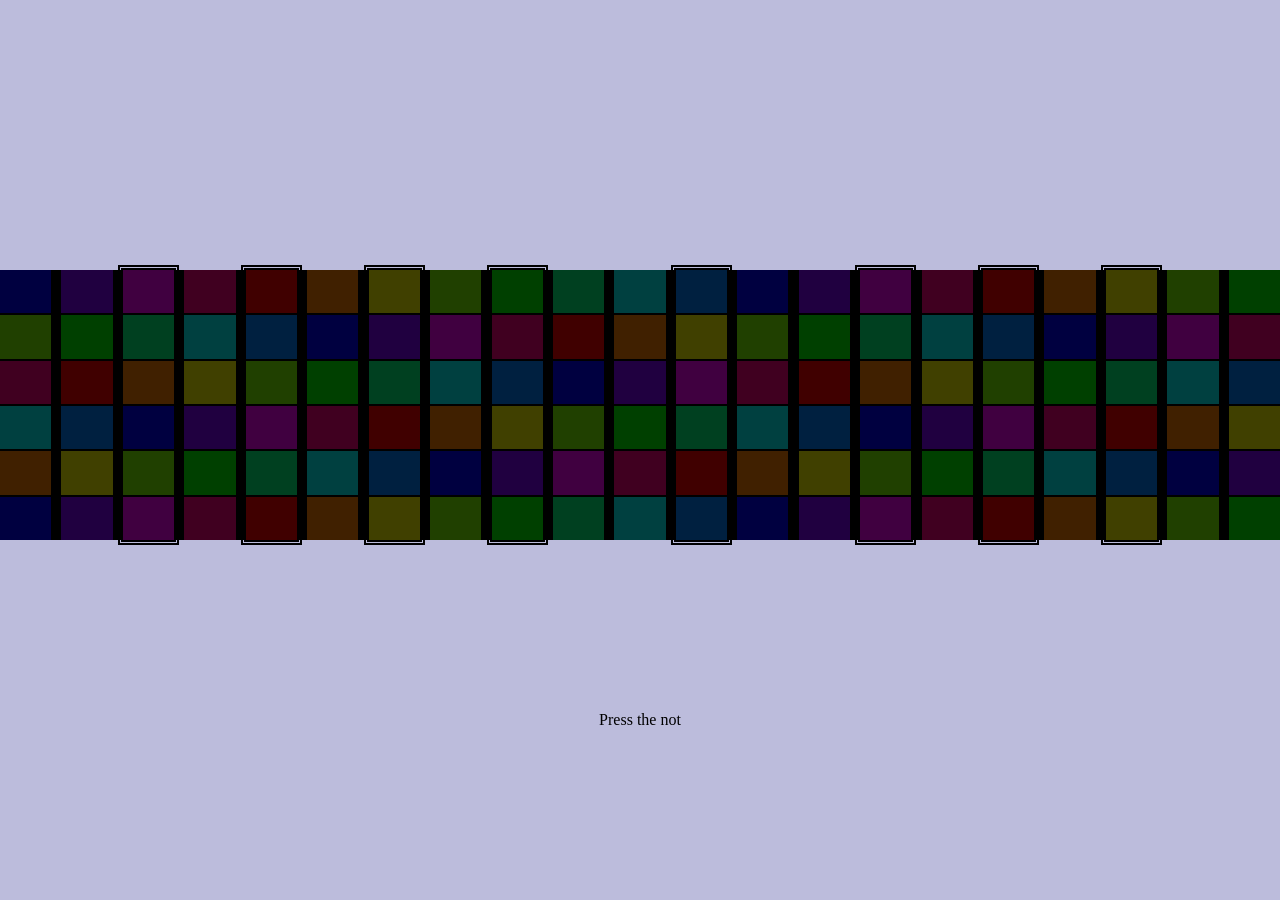
<file: index.html>
<!DOCTYPE html>
<html>

<head>
    <title>Synesthesia</title>
    <link rel="stylesheet" href="css/style.css">
    <link rel="icon" type="image/png" href="images/favicon.png">

    <script defer src="https://cloud.umami.is/script.js"
        data-website-id="bfe63826-fbe6-4559-9060-8c4404b1e44d"></script>
</head>

<body>
    <!-- Your content goes here -->
    <div class="aboveNeckContainer">
        <div class="legend"></div>
    </div>
    <div class="guitarNeck"></div>
    <div class="textDisplay"></div>
</body>

<script src="js/app.js"></script>
<script defer src="js/click.js"></script>
<script defer src="js/keydown.js"></script>
<script defer src="js/loaded.js"></script>


</html>
</file>
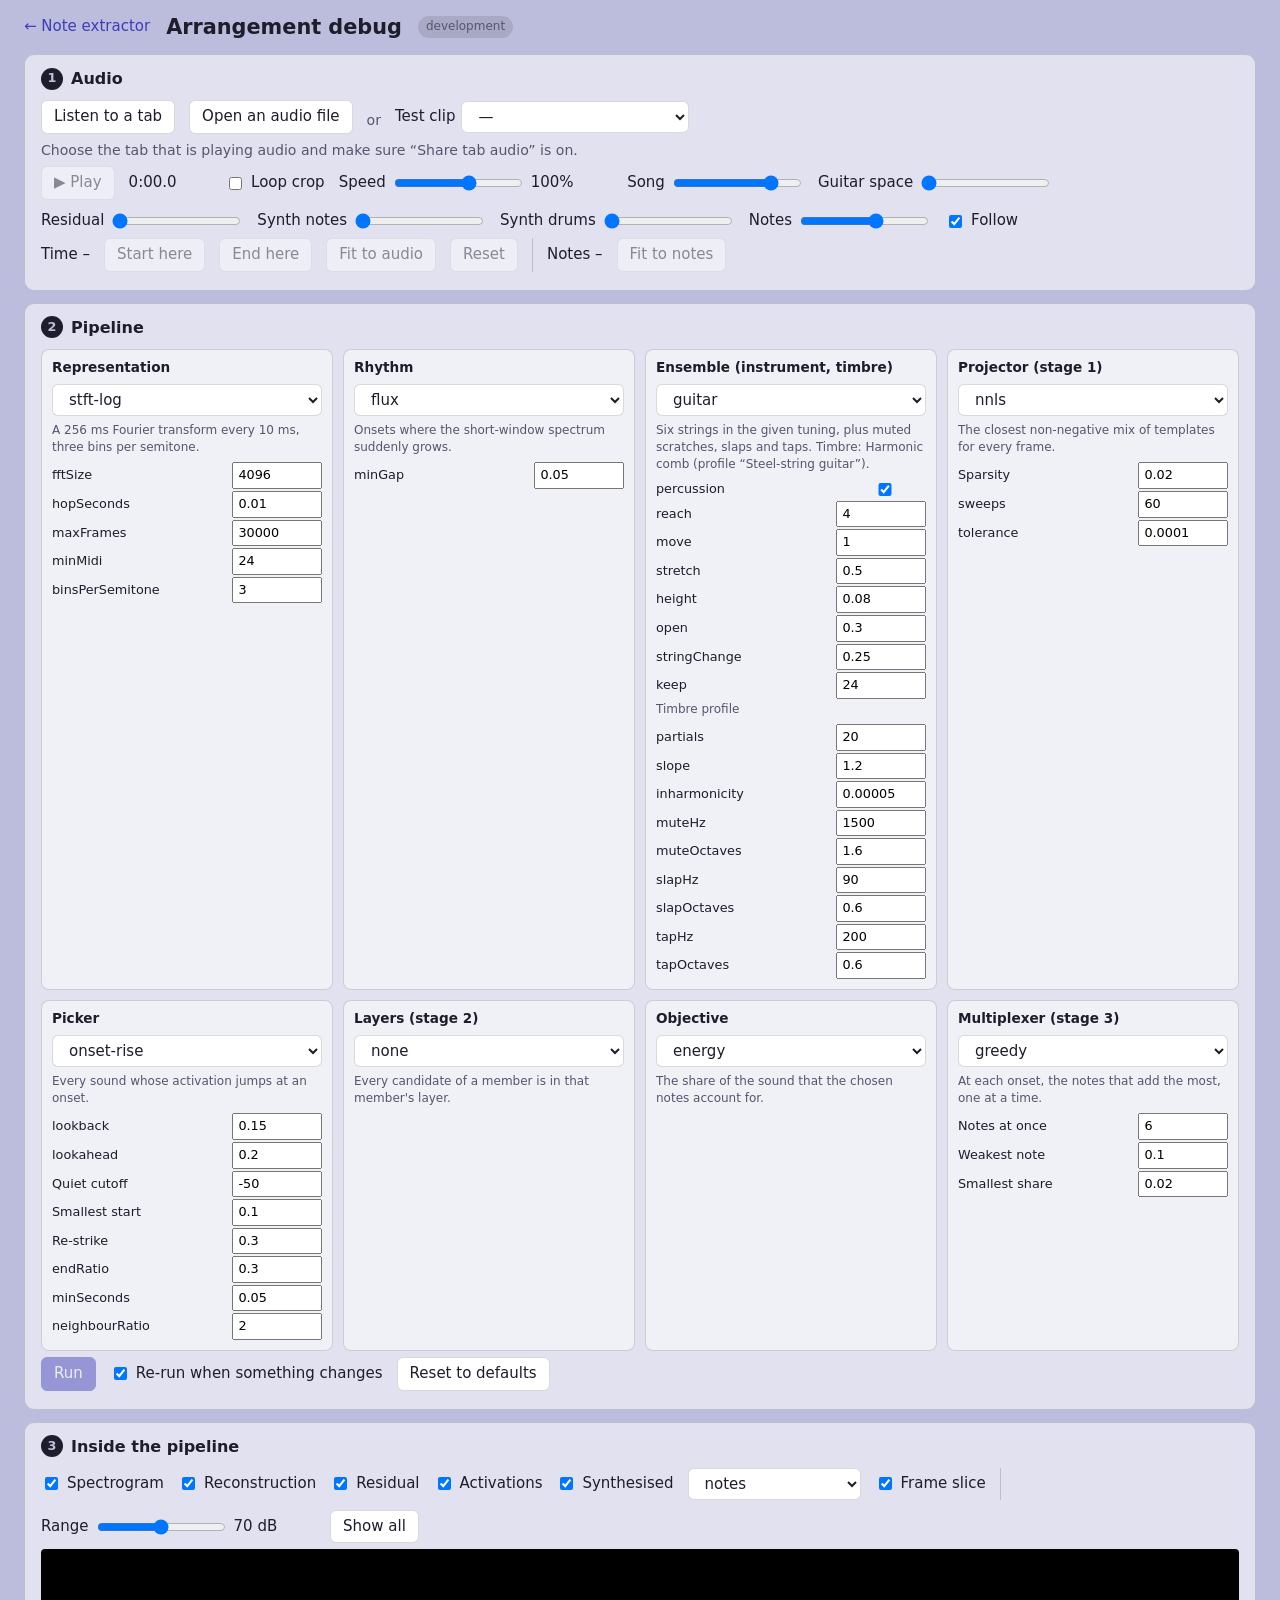
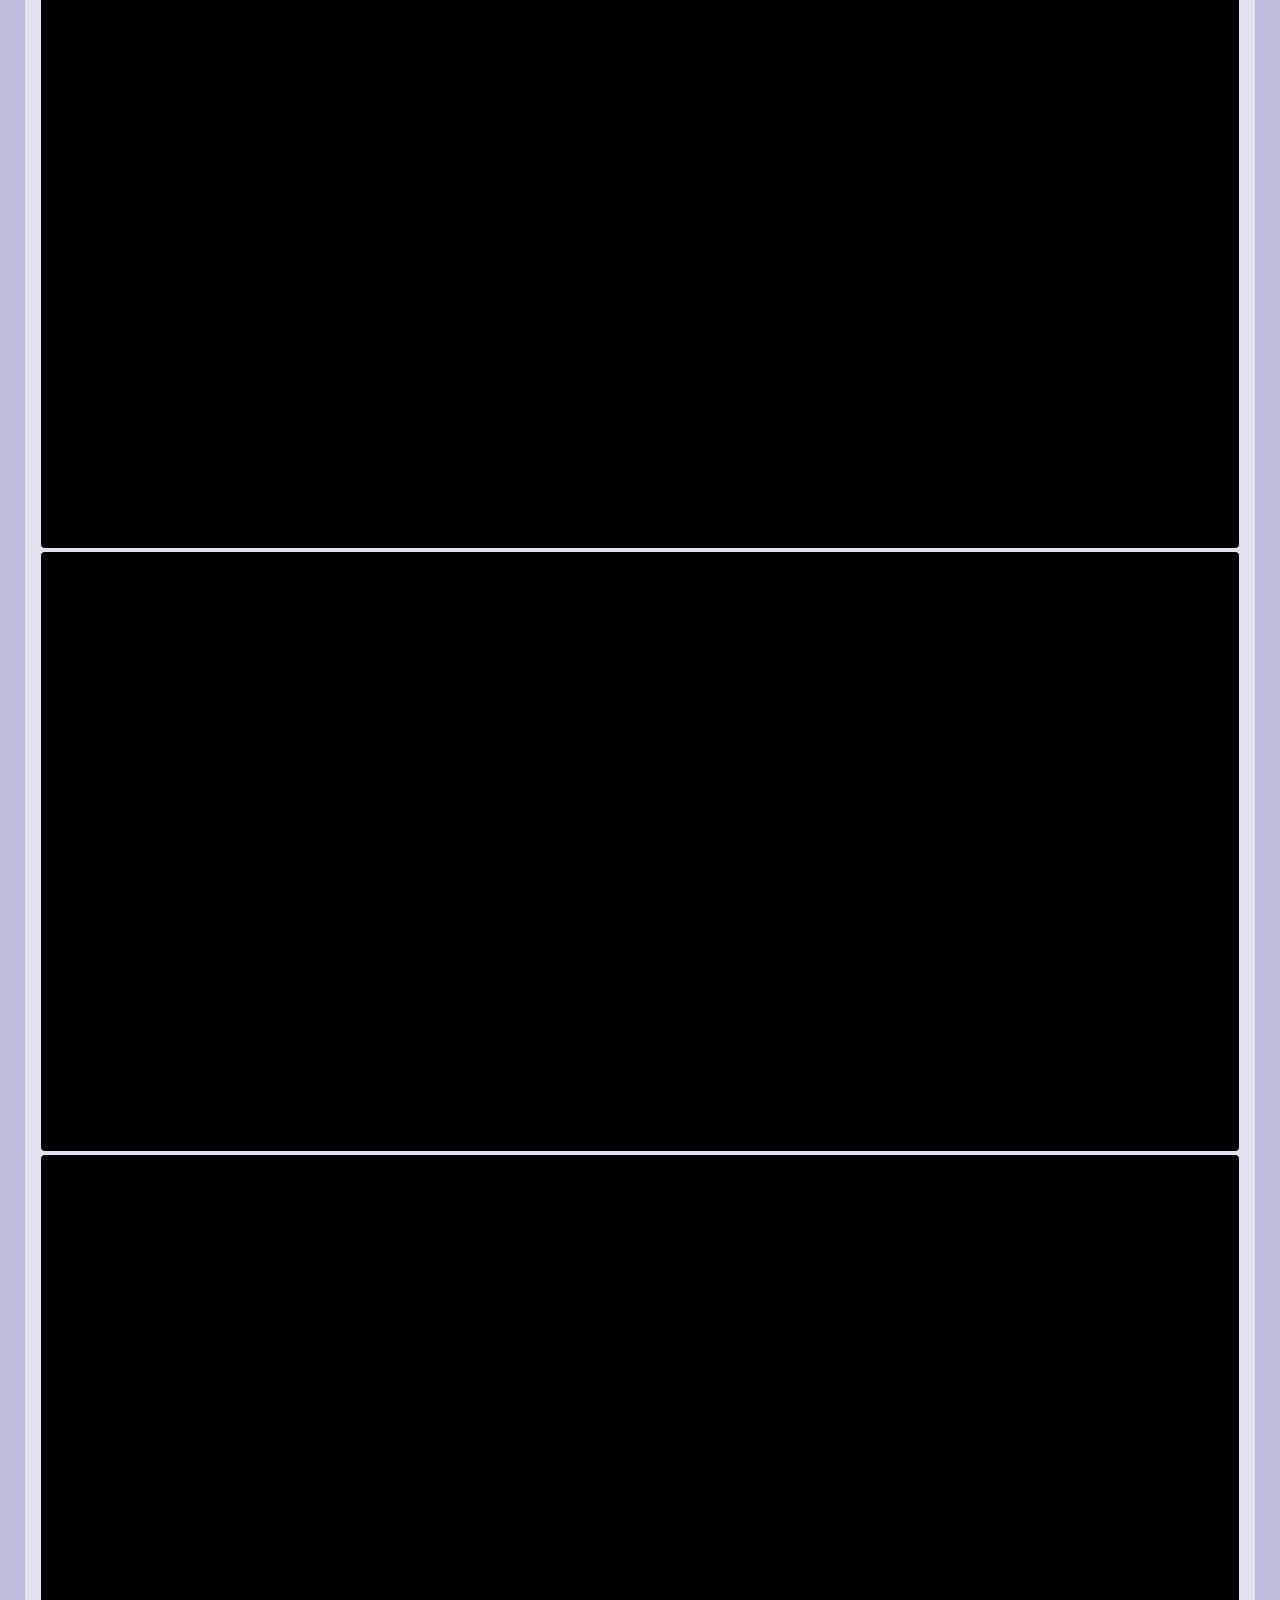
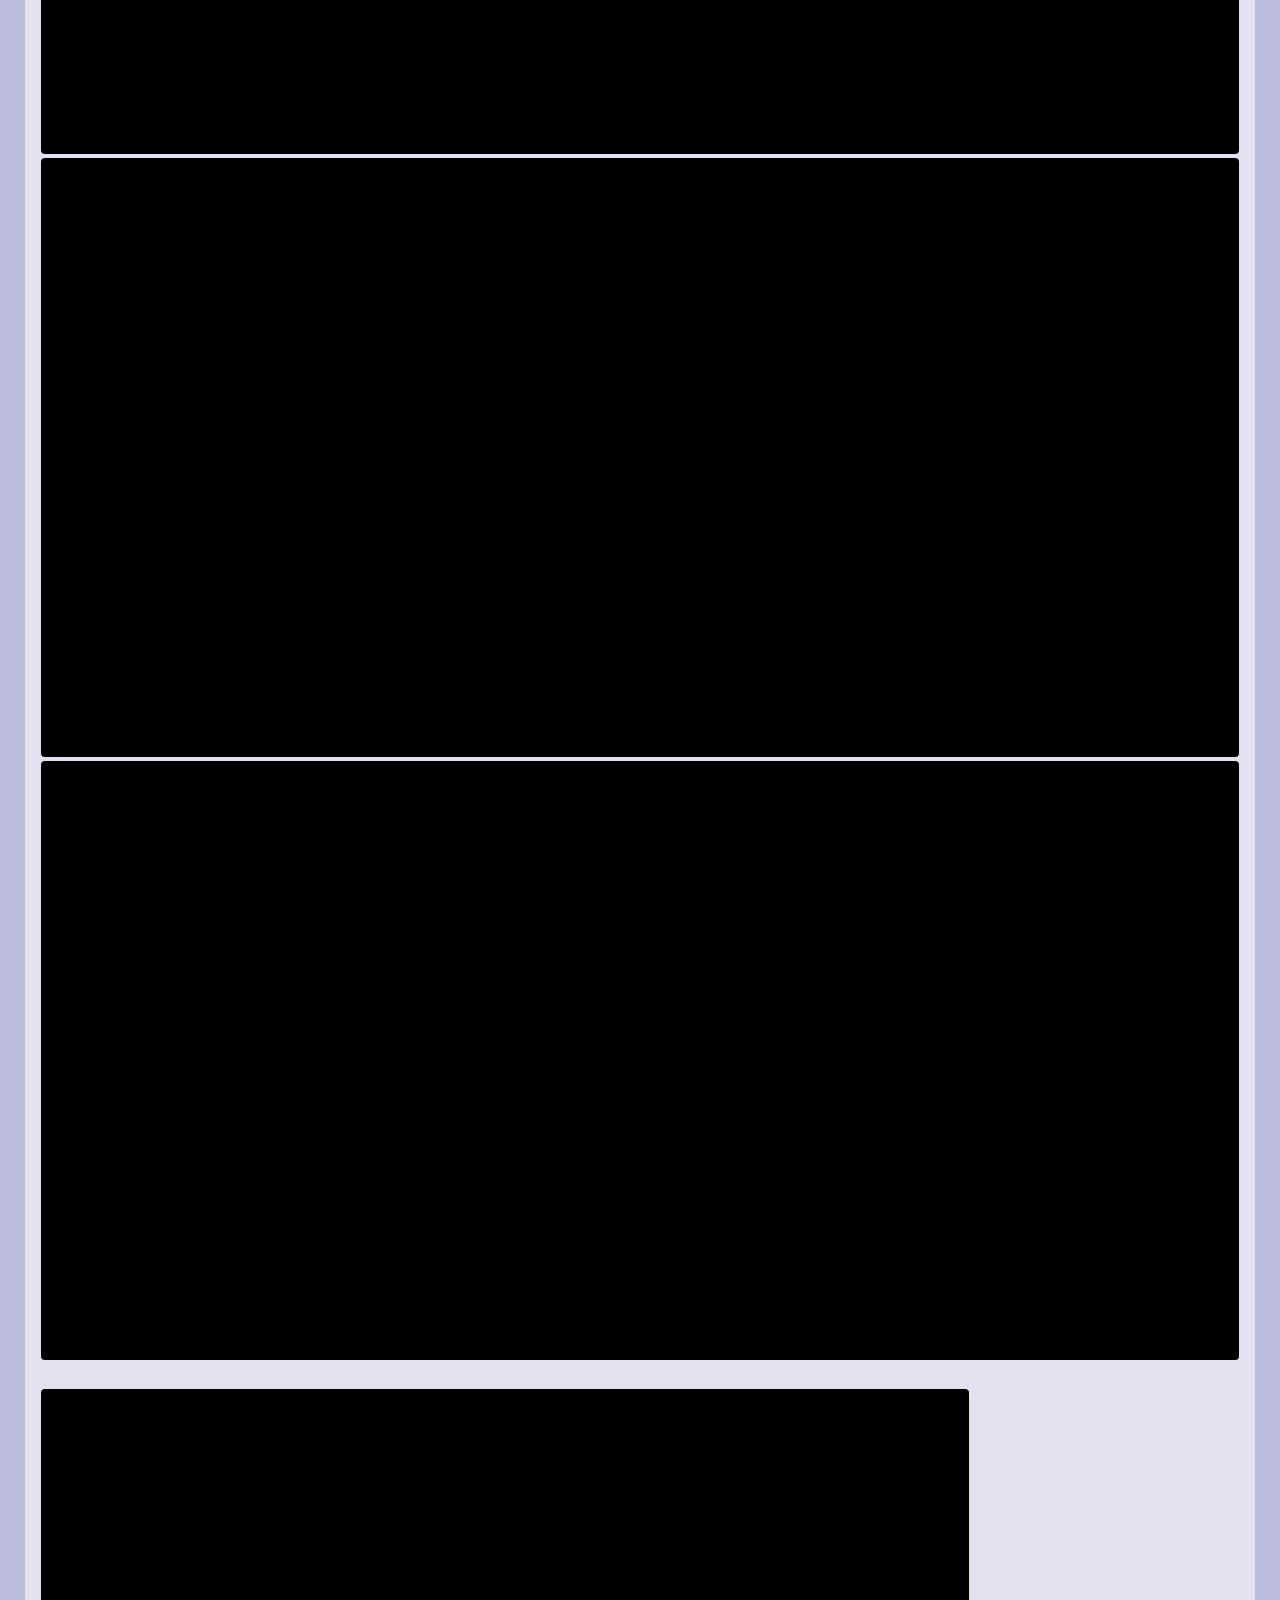
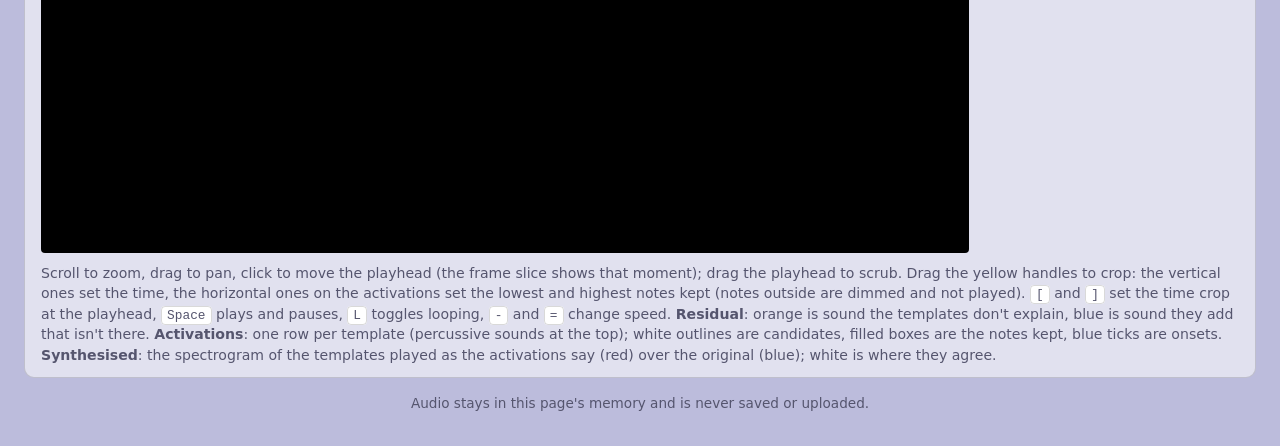
<file: debug/arrange.html>
<!DOCTYPE html>
<html lang="en">

<head>
    <meta charset="utf-8">
    <meta name="viewport" content="width=device-width, initial-scale=1">
    <title>Synesthesia · Arrangement debug</title>
    <link rel="stylesheet" href="../css/extract.css">
    <link rel="stylesheet" href="../css/debug.css">
    <link rel="icon" type="image/png" href="../images/favicon.png">
</head>

<body>
    <header>
        <a href="../extract.html" class="back">← Note extractor</a>
        <h1>Arrangement debug</h1>
        <span class="tag">development</span>
    </header>

    <main>
        <section class="panel">
            <h2><span class="step">1</span> Audio</h2>
            <div class="row">
                <span id="sourceButtons" class="row"></span>
                <span class="hint">or</span>
                <label>Test clip <select id="presetSelect"><option value="">—</option></select></label>
            </div>
            <div class="row" id="liveControls" hidden>
                <button id="stopButton" class="primary">Stop</button>
                <span class="listening"><span class="dot"></span> Listening <span id="elapsed">0:00</span></span>
                <meter id="level" min="0" max="1" low="0.6" high="0.9" optimum="0.3" value="0"></meter>
            </div>
            <p class="hint" id="sourceHint"></p>
            <div class="row" id="clipRow" hidden>
                <span id="clipInfo"></span>
                <button id="clearButton">Clear audio</button>
            </div>
            <div class="row transport">
                <button id="playButton" disabled title="Space">▶ Play</button>
                <span class="time" id="timeDisplay">0:00.0</span>
                <label class="check" title="L"><input type="checkbox" id="loopToggle"> Loop crop</label>
                <label title="- and =">Speed <input type="range" id="speed" min="0.25" max="1.5" step="0.05" value="1">
                    <output id="speedDisplay" class="time">100%</output></label>
                <label>Song <input type="range" id="songVolume" min="0" max="1" step="0.01" value="0.8"></label>
                <label title="Only what the guitar templates explain">Guitar space <input type="range" id="guitarVolume" min="0" max="1" step="0.01" value="0"></label>
                <label title="Only what the guitar templates don't explain">Residual <input type="range" id="residualVolume" min="0" max="1" step="0.01" value="0"></label>
                <label title="Every pitch in guitar space, played with the guitar templates as the activations say">Synth notes <input type="range" id="synthNotesVolume" min="0" max="1" step="0.01" value="0"></label>
                <label title="The percussive templates (mute, slap, tap), played as the activations say">Synth drums <input type="range" id="synthDrumsVolume" min="0" max="1" step="0.01" value="0"></label>
                <label>Notes <input type="range" id="notesVolume" min="0" max="1" step="0.01" value="0.6"></label>
                <label class="check"><input type="checkbox" id="followPlayhead" checked> Follow</label>
            </div>
            <div class="row">
                <span>Time <span class="time" id="cropDisplay">–</span></span>
                <button id="cropStartButton" disabled title="[">Start here</button>
                <button id="cropEndButton" disabled title="]">End here</button>
                <button id="cropFitButton" disabled title="Crop to where the audio starts and ends">Fit to audio</button>
                <button id="cropResetButton" disabled title="The whole clip">Reset</button>
                <span class="divider"></span>
                <span>Notes <span class="time" id="pitchDisplay">–</span></span>
                <button id="pitchFitButton" disabled>Fit to notes</button>
            </div>
            <p class="status" id="audioStatus" role="status"></p>
        </section>

        <section class="panel">
            <h2><span class="step">2</span> Pipeline</h2>
            <div class="steps" id="steps"></div>
            <div class="row">
                <button id="runButton" class="primary" disabled>Run</button>
                <label class="check"><input type="checkbox" id="autoRun" checked> Re-run when something changes</label>
                <button id="resetButton">Reset to defaults</button>
                <progress id="progress" max="1" value="0" hidden></progress>
            </div>
            <p class="status" id="runStatus" role="status"></p>
            <p class="hint" id="timings"></p>
        </section>

        <section class="panel views">
            <h2><span class="step">3</span> Inside the pipeline</h2>
            <div class="row">
                <label class="check"><input type="checkbox" data-view="original" checked> Spectrogram</label>
                <label class="check"><input type="checkbox" data-view="reconstruction" checked> Reconstruction</label>
                <label class="check"><input type="checkbox" data-view="residual" checked> Residual</label>
                <label class="check"><input type="checkbox" data-view="activations" checked> Activations</label>
                <label class="check"><input type="checkbox" data-view="synth" checked> Synthesised</label>
                <select id="synthViewSelect" title="What the synthesised view shows">
                    <option value="notes">notes</option>
                    <option value="all">notes and drums</option>
                    <option value="drums">drums</option>
                </select>
                <label class="check"><input type="checkbox" data-view="slice" checked> Frame slice</label>
                <span class="divider"></span>
                <label>Range <input type="range" id="rangeDb" min="20" max="120" step="5" value="70">
                    <output id="rangeDisplay" class="time">70 dB</output></label>
                <button id="fitButton">Show all</button>
            </div>
            <div id="plots"></div>
            <p class="hint readout" id="readout">&nbsp;</p>
            <div class="slice-row" id="sliceRow">
                <canvas id="sliceCanvas"></canvas>
                <div class="legend" id="sliceLegend"></div>
            </div>
            <p class="hint">Scroll to zoom, drag to pan, click to move the playhead (the frame slice shows that
                moment); drag the playhead to scrub. Drag the yellow handles to crop: the vertical ones set the time,
                the horizontal ones on the activations set the lowest and highest notes kept (notes outside are
                dimmed and not played). <kbd>[</kbd> and <kbd>]</kbd> set the time crop at the playhead,
                <kbd>Space</kbd> plays and pauses, <kbd>L</kbd> toggles looping, <kbd>-</kbd> and <kbd>=</kbd>
                change speed.
                <b>Residual</b>: orange is sound the templates don't explain, blue is sound they add that isn't
                there. <b>Activations</b>: one row per template (percussive sounds at the top); white outlines are
                candidates, filled boxes are the notes kept, blue ticks are onsets. <b>Synthesised</b>: the spectrogram
                of the templates played as the activations say (red) over the original (blue); white is where they
                agree.</p>
        </section>

        <p class="privacy">Audio stays in this page's memory and is never saved or uploaded.</p>
    </main>

    <script type="module" src="../js/debug/arrange.js"></script>
</body>

</html>
</file>
<file: css/style.css>
:root {
    --guitar-neck-height: 30vh;
    --num-frets: 21;
}

body {
    background-color: rgb(188, 188, 220);
    margin: 0;
    display: flex;
    flex-direction: column;
    align-items: center;
    justify-content: space-between;
    height: 100vh;

}

.aboveNeckContainer {
    display: flex;
    flex-direction: row;
    align-items: center;
    justify-content: center;
    width: 100vw;
    height: var(--guitar-neck-height);
}

.legend {
    display: flex;
    flex-direction: column;
    align-items: center;
    justify-content: center;
    width: calc(100% / var(--num-frets));
    height: 100%;
    flex-grow: 1;
}

.legendNote {
    height: 50%;
    width: 100%;
    display: flex;
    justify-content: center;
    align-items: center;
}

.textDisplay {
    display: flex;
    flex-direction: row;
    align-items: center;
    justify-content: center;
    width: 50vw;
    height: calc(100vh - 2*var(--guitar-neck-height));
}

.guitarNeck {
    background-color: black;
    height: var(--guitar-neck-height);
    width: 100vw;
    display: flex;
    flex-direction: row;
    justify-content: space-between
}

.guitarNeck.reverse {
    flex-direction: row-reverse;
    /* Reversed: right-to-left */
}

.guitarFret {
    height: 100%;
    display: flex;
    flex-direction: column;
    justify-content: space-between;
    align-items: center;
}

.guitarFret.markedFret {
    outline: thick double black;
}

.guitarNote {
    /* Floor of 100% divided by 6 */
    height: 16%;
    width: 100%;
    opacity: 0.25;
    display: flex;
    justify-content: center;
    align-items: center;
}

/* This will override more specific selectors like .selected.guitarNote */
.guitarNote:hover {
    opacity: 1 !important;
}

.guitarNote:hover::before {
    content: attr(data-note);
    text-align: center;
    font-size: 1rem;
}

/* Since this has higher selectivity, it will override the .guitarNote (and default hover) */
.selected.guitarNote {
    opacity: 0.75;
}

.noteA {
    background-color: red;
}

.noteASharp {
    background-color: rgb(255, 127, 0);
}

.noteB {
    background-color: rgb(255, 255, 0);
}

.noteC {
    background-color: rgb(127, 255, 0);
}

.noteCSharp {
    background-color: rgb(0, 255, 0);
}

.noteD {
    background-color: rgb(0, 255, 127);
}

.noteDSharp {
    background-color: rgb(0, 255, 255);
}

.noteE {
    background-color: rgb(0, 127, 255);
}

.noteF {
    background-color: rgb(0, 0, 255);
}

.noteFSharp {
    background-color: rgb(127, 0, 255);
}

.noteG {
    background-color: rgb(255, 0, 255);
}

.noteGSharp {
    background-color: rgb(255, 0, 127);
}
</file>
<file: css/extract.css>
:root {
    --bg: rgb(188, 188, 220);
    --panel: rgba(255, 255, 255, 0.55);
    --text: #1d1d2b;
    --muted: #55556e;
    --accent: #3d3dbb;
    --accent-text: #fff;
    --error: #b0002a;
    --ok: #1b6e3a;
    --border: rgba(0, 0, 0, 0.15);
}

* { box-sizing: border-box; }

body {
    background-color: var(--bg);
    color: var(--text);
    font: 15px/1.45 system-ui, -apple-system, sans-serif;
    margin: 0;
}

header {
    display: flex;
    align-items: center;
    gap: 16px;
    padding: 12px 24px;
}

header h1 {
    font-size: 1.3rem;
    margin: 0;
}

.tabs-link { margin-left: auto; }

.back {
    color: var(--accent);
    text-decoration: none;
}

.tag {
    font-size: 0.75rem;
    padding: 2px 8px;
    border-radius: 99px;
    background: rgba(0, 0, 0, 0.1);
    color: var(--muted);
}

main {
    max-width: 1400px;
    margin: 0 auto;
    padding: 0 24px 32px;
    display: grid;
    gap: 12px;
}

.panel {
    background: var(--panel);
    border: 1px solid var(--border);
    border-radius: 10px;
    padding: 12px 16px;
}

.panel h2 {
    font-size: 1rem;
    margin: 0 0 10px;
    display: flex;
    align-items: center;
    gap: 8px;
}

.step {
    display: inline-grid;
    place-items: center;
    width: 22px;
    height: 22px;
    border-radius: 50%;
    background: var(--text);
    color: var(--bg);
    font-size: 0.8rem;
}

.row {
    display: flex;
    flex-wrap: wrap;
    align-items: center;
    gap: 10px 14px;
    margin: 6px 0;
}

.row[hidden] { display: none; }

label {
    display: inline-flex;
    align-items: center;
    gap: 6px;
}

button, select, input[type="text"] {
    font: inherit;
    border: 1px solid var(--border);
    border-radius: 6px;
    padding: 5px 12px;
    background: #fff;
    color: var(--text);
}

button { cursor: pointer; }
button:hover:not(:disabled) { border-color: var(--accent); }
button:disabled { opacity: 0.45; cursor: default; }

button.primary {
    background: var(--accent);
    border-color: var(--accent);
    color: var(--accent-text);
}

input[type="text"] { width: 18em; }

.hint {
    color: var(--muted);
    font-size: 0.88rem;
    margin: 6px 0 0;
}

.hint:empty, .status:empty { display: none; }

.status { margin: 6px 0 0; font-size: 0.9rem; }
.status.error { color: var(--error); }
.status.ok { color: var(--ok); }

.listening { display: inline-flex; align-items: center; gap: 6px; font-variant-numeric: tabular-nums; }

.dot {
    width: 10px;
    height: 10px;
    border-radius: 50%;
    background: #d0103a;
    animation: pulse 1.2s ease-in-out infinite;
}

@keyframes pulse { 50% { opacity: 0.3; } }

meter { width: 160px; }
progress { width: 200px; }

#timeline {
    display: block;
    width: 100%;
    height: 440px;
    border-radius: 6px;
    background: #0d0d12;
    touch-action: none;
}

.time { font-variant-numeric: tabular-nums; min-width: 5.5em; }
.extra { display: grid; gap: 6px; margin-bottom: 6px; }
.extra:empty { display: none; }
.extra-row { display: flex; gap: 8px; align-items: center; flex-wrap: wrap; }
.extra-row input[type="text"]:first-child { width: 10em; }
.extra-row button { padding-left: 10px; padding-right: 10px; }

.divider { width: 1px; align-self: stretch; background: var(--border); }

details { margin-top: 10px; }
details[hidden] { display: none; }
summary { cursor: pointer; font-weight: 600; font-size: 0.92rem; }

.settings {
    display: grid;
    grid-template-columns: repeat(auto-fill, minmax(280px, 1fr));
    gap: 10px 24px;
    margin: 10px 0 4px;
}

.setting { display: grid; gap: 2px; }
.setting-head { display: flex; justify-content: space-between; font-size: 0.9rem; }
.setting-head output { font-variant-numeric: tabular-nums; color: var(--accent); font-weight: 600; }
.setting input[type="range"] { width: 100%; }
.setting small { color: var(--muted); font-size: 0.8rem; line-height: 1.3; }
.setting.changed .setting-head span::after { content: ' •'; color: var(--accent); }

kbd {
    font: 0.8rem ui-monospace, Menlo, monospace;
    padding: 1px 5px;
    border: 1px solid var(--border);
    border-radius: 4px;
    background: #fff;
}

.privacy {
    text-align: center;
    color: var(--muted);
    font-size: 0.85rem;
    margin: 4px 0 0;
}

@media (max-width: 700px) {
    header, main { padding-left: 16px; padding-right: 16px; }
    #timeline { height: 340px; }
    input[type="text"] { width: 100%; }
}
</file>
<file: css/debug.css>
/* Debug pages: on top of extract.css. */

main { max-width: none; }

#sourceButtons { margin: 0; }

.steps {
    display: grid;
    grid-template-columns: repeat(auto-fill, minmax(260px, 1fr));
    gap: 10px;
}

.step-box {
    border: 1px solid var(--border);
    border-radius: 8px;
    padding: 8px 10px;
    background: rgba(255, 255, 255, 0.5);
}

.step-box h3 {
    font-size: 0.85rem;
    margin: 0 0 6px;
    display: flex;
    justify-content: space-between;
    gap: 8px;
}

.step-box h3 .reused { color: var(--muted); font-weight: normal; }

.step-box select { width: 100%; margin-bottom: 6px; }

.step-box .opt {
    display: grid;
    grid-template-columns: 1fr 7em;
    gap: 6px;
    align-items: center;
    font-size: 0.8rem;
    margin: 2px 0;
}

.step-box .opt input { width: 100%; font: inherit; padding: 2px 4px; }
.step-box .opt.changed span { font-weight: bold; }
.step-box .desc { font-size: 0.75rem; color: var(--muted); margin: 0 0 6px; }

#plots canvas, #sliceCanvas {
    display: block;
    width: 100%;
    background: #000;
    border-radius: 4px;
    margin: 4px 0;
    touch-action: none;
}

.readout { font-family: ui-monospace, Menlo, monospace; font-size: 0.8rem; min-height: 1.2em; }

.slice-row {
    display: grid;
    grid-template-columns: 1fr 260px;
    gap: 10px;
    align-items: start;
}
.slice-row[hidden] { display: none; }

.legend { font-size: 0.8rem; font-family: ui-monospace, Menlo, monospace; }
.legend div { display: flex; gap: 6px; align-items: center; }
.legend .swatch { width: 12px; height: 12px; border-radius: 2px; flex: none; }

@media (max-width: 700px) {
    .slice-row { grid-template-columns: 1fr; }
}
</file>
